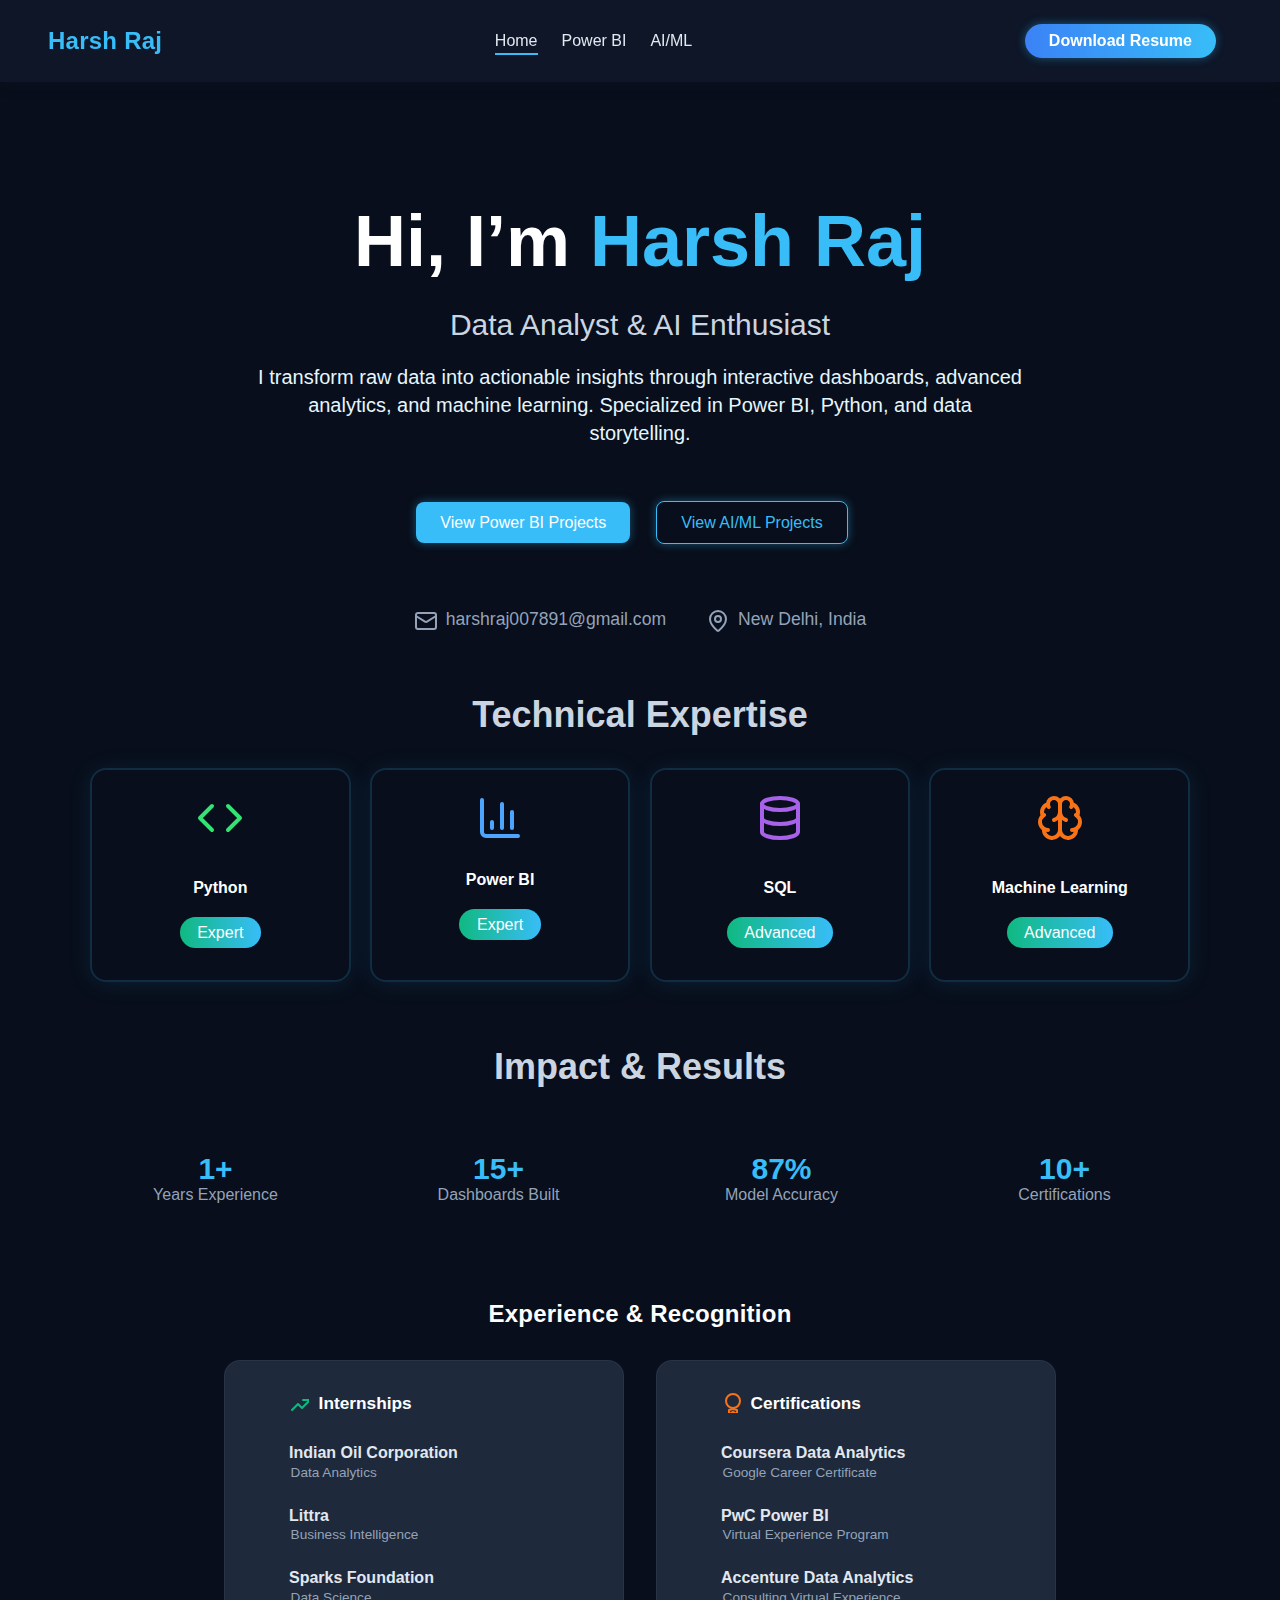
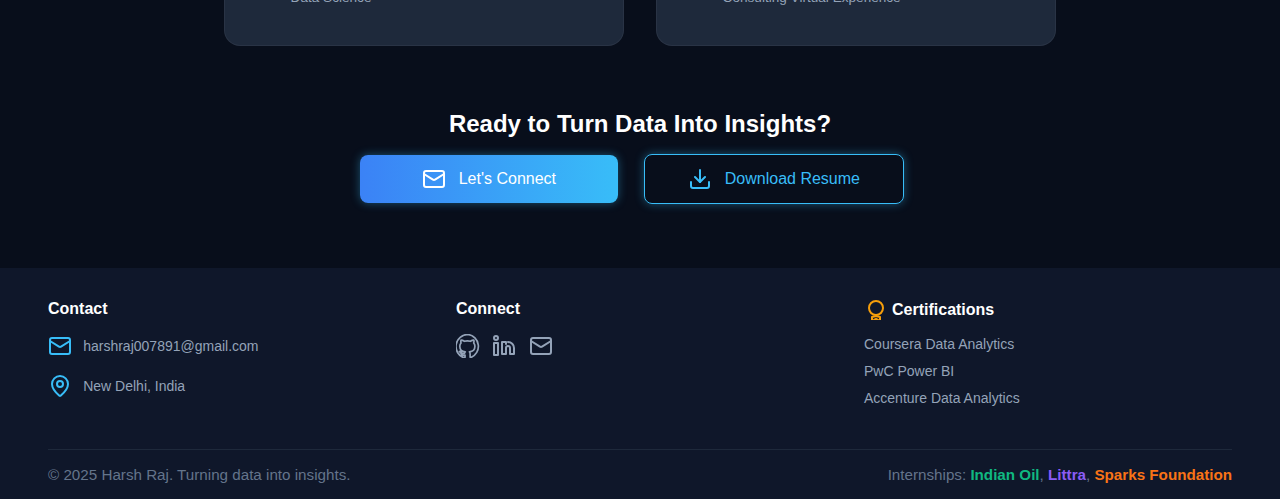
<file: index.html>
<!DOCTYPE html>
<html lang="en">
<head>
  <meta charset="UTF-8">
  <title>Harsh Raj | Data & AI Portfolio</title>
  <link rel="stylesheet" href="assets/style.css">
  <script defer src="assets/main.js"></script>
</head>
<body>
  <main>
    <section id="hero" class="centered" style="margin-top: 12.5rem;">
      <h1>Hi, I’m <span style="color:#38bdf8;">Harsh Raj</span></h1>
      <h2>Data Analyst & AI Enthusiast</h2>
      <p>I transform raw data into actionable insights through interactive dashboards, advanced analytics, and machine learning. Specialized in Power BI, Python, and data storytelling.</p>
      <div style="margin:2rem 0;">
        <a href="powerbi.html" class="btn">View Power BI Projects</a>
        <a href="ml.html" class="btn">View AI/ML Projects</a>
      </div>
      <div class="small contact-info">
        <svg xmlns="http://www.w3.org/2000/svg" width="24" height="24" viewBox="0 0 24 24" fill="none" stroke="currentColor" stroke-width="2" stroke-linecap="round" stroke-linejoin="round" class="lucide lucide-mail w-4 h-4" data-lov-id="src/pages/Index.tsx:86:16" data-lov-name="Mail" data-component-path="src/pages/Index.tsx" data-component-line="86" data-component-file="Index.tsx" data-component-name="Mail" data-component-content="%7B%22className%22%3A%22w-4%20h-4%22%7D">
          <rect width="20" height="16" x="2" y="4" rx="2"></rect>
          <path d="m22 7-8.97 5.7a1.94 1.94 0 0 1-2.06 0L2 7"></path></svg>
        harshraj007891@gmail.com
        <span style="display:inline-block; width:1.5rem;"></span>
        <svg xmlns="http://www.w3.org/2000/svg" width="24" height="24" viewBox="0 0 24 24" fill="none" stroke="currentColor" stroke-width="2" stroke-linecap="round" stroke-linejoin="round" class="lucide lucide-map-pin w-4 h-4" data-lov-id="src/pages/Index.tsx:92:16" data-lov-name="MapPin" data-component-path="src/pages/Index.tsx" data-component-line="92" data-component-file="Index.tsx" data-component-name="MapPin" data-component-content="%7B%22className%22%3A%22w-4%20h-4%22%7D">
          <path d="M20 10c0 4.993-5.539 10.193-7.399 11.799a1 1 0 0 1-1.202 0C9.539 20.193 4 14.993 4 10a8 8 0 0 1 16 0"></path>
          <circle cx="12" cy="10" r="3"></circle></svg>
        New Delhi, India
      </div>
    </section>
    <section id="skills">
      <!-- Skills grid injected here -->
      <h2 class="centered">Technical Expertise</h2>
      <div id="skills-section"></div>
    </section>
    <section id="stats">
      <!-- Stats injected here -->
      <h2 class="centered">Impact & Results</h2>
      <div id="stats-section"></div>
    </section>
    <section class="exp-recognition-section">
      <h2 class="exp-recognition-heading">Experience & Recognition</h2>
      <div class="exp-recognition-cards">
        <!-- Internships Card -->
        <div class="exp-card">
          <div class="exp-card-title">
            <svg width="20" height="20" fill="none" stroke="#10b981" stroke-width="2" stroke-linecap="round" stroke-linejoin="round" style="margin-right:0.6rem;">
              <polyline points="3 17 9 11 13 15 21 7" />
              <polyline points="14 7 21 7 21 14" />
            </svg>
            Internships
          </div>
          <div class="exp-card-list vertical-list">
            <div class="exp-intern-block">
              <span class="exp-org">Indian Oil Corporation</span>
              <span class="exp-role">Data Analytics</span>
            </div>
            <div class="exp-intern-block">
              <span class="exp-org">Littra</span>
              <span class="exp-role">Business Intelligence</span>
            </div>
            <div class="exp-intern-block">
              <span class="exp-org">Sparks Foundation</span>
              <span class="exp-role">Data Science</span>
            </div>
          </div>
        </div>
        <!-- Certifications Card -->
        <div class="exp-card">
          <div class="exp-card-title">
            <svg width="20" height="20" fill="none" stroke="#f97316" stroke-width="2" stroke-linecap="round" stroke-linejoin="round" style="margin-right:0.6rem;">
              <circle cx="12" cy="8" r="7"/>
              <path d="M8 21v-4l4-1 4 1v4l-4-2z"/>
            </svg>
            Certifications
          </div>
          <div class="exp-card-list vertical-list">
            <div class="exp-cert-block">
              <span class="exp-cert-title">Coursera Data Analytics</span>
              <span class="exp-cert-sub">Google Career Certificate</span>
            </div>
            <div class="exp-cert-block">
              <span class="exp-cert-title">PwC Power BI</span>
              <span class="exp-cert-sub">Virtual Experience Program</span>
            </div>
            <div class="exp-cert-block">
              <span class="exp-cert-title">Accenture Data Analytics</span>
              <span class="exp-cert-sub">Consulting Virtual Experience</span>
            </div>
          </div>
        </div>
      </div>
    </section>
    <section id="cta" class="centered">
      <h2>Ready to Turn Data Into Insights?</h2>
      <a href="mailto:harsh@example.com" class="btn btn-cta" style="display:inline-flex;align-items:center;gap:0.6rem;min-width:210px;justify-content:center;">
        <svg xmlns="http://www.w3.org/2000/svg" width="24" height="24" viewBox="0 0 24 24" fill="none" stroke="currentColor" stroke-width="2" stroke-linecap="round" stroke-linejoin="round" style="margin-right:0.2rem;">
          <rect width="20" height="16" x="2" y="4" rx="2"></rect>
          <path d="m22 7-8.97 5.7a1.94 1.94 0 0 1-2.06 0L2 7"></path>
        </svg>
        Let's Connect
      </a>
      <a href="resume.pdf" class="btn btn-resume btn-cta" style="display:inline-flex;align-items:center;gap:0.6rem;min-width:210px;justify-content:center;">
        <svg xmlns="http://www.w3.org/2000/svg" width="24" height="24" viewBox="0 0 24 24" fill="none" stroke="currentColor" stroke-width="2" stroke-linecap="round" stroke-linejoin="round" style="margin-right:0.2rem;">
          <path d="M21 15v4a2 2 0 0 1-2 2H5a2 2 0 0 1-2-2v-4"></path>
          <polyline points="7 10 12 15 17 10"></polyline>
          <line x1="12" x2="12" y1="15" y2="3"></line>
        </svg>
        Download Resume
      </a>
    </section>
  </main>
  <script>
    // Inject skills and stats sections
    fetch('/components/skills-section.html').then(r=>r.text()).then(h=>document.getElementById('skills-section').innerHTML=h);
    fetch('/components/stats.html').then(r=>r.text()).then(h=>document.getElementById('stats-section').innerHTML=h);
  </script>
</body>
</html>
</file>
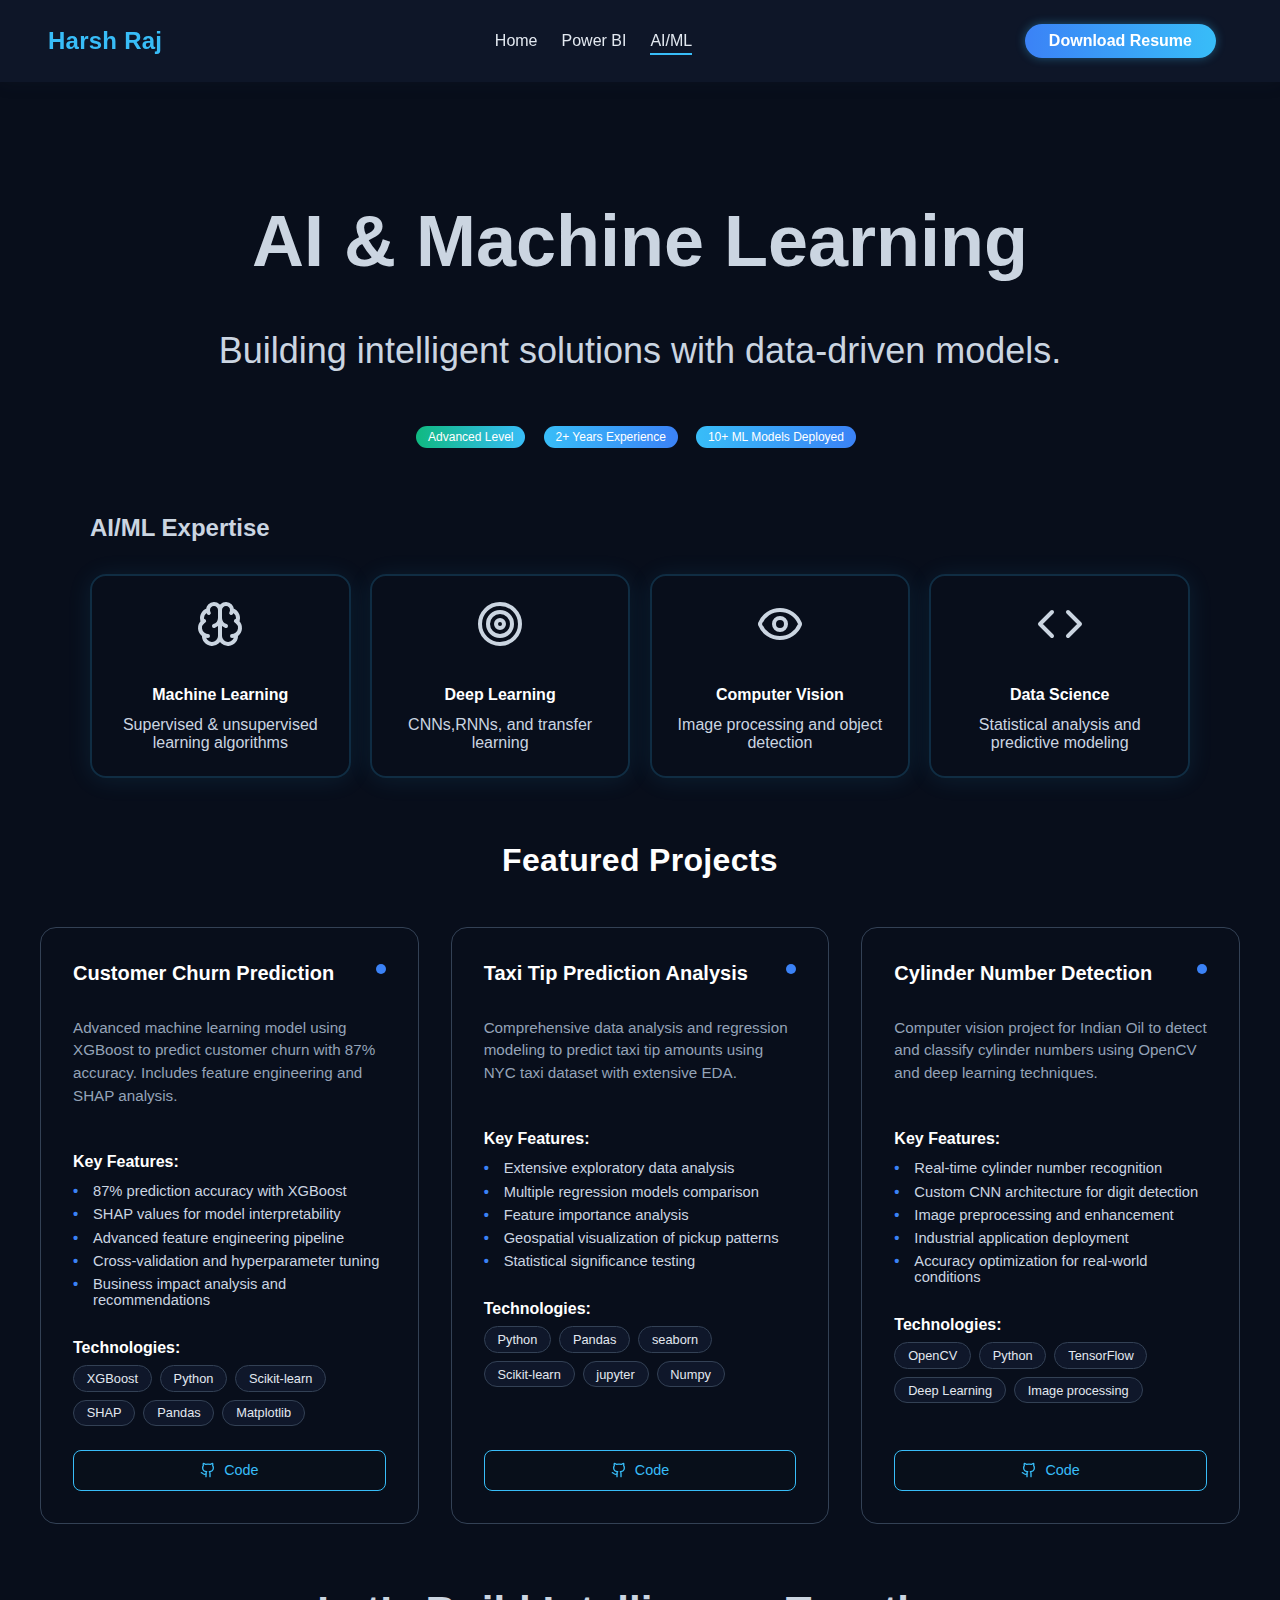
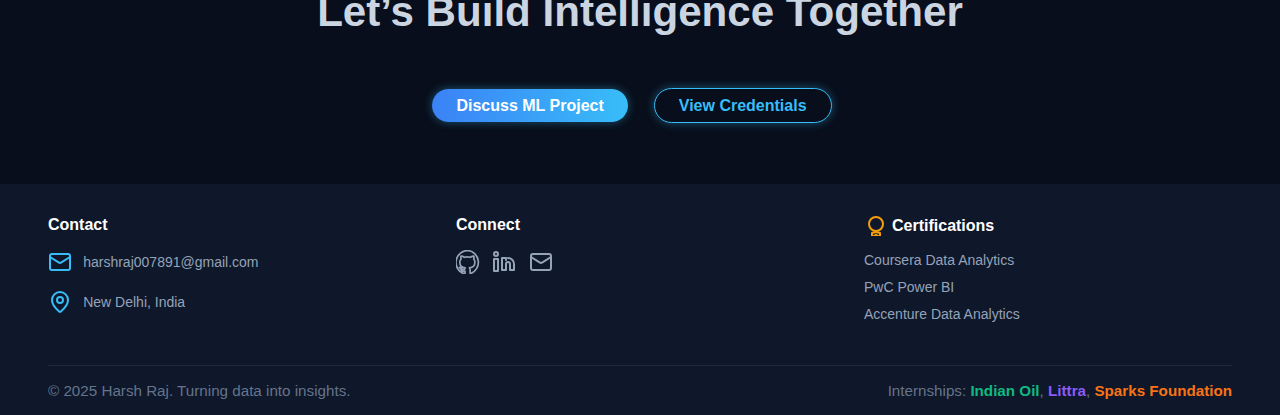
<file: ml.html>
<!DOCTYPE html>
<html lang="en">
<head>
  <meta charset="UTF-8">
  <title>AI & ML Projects | Harsh Raj</title>
  <link rel="stylesheet" href="/assets/style.css">
  <script defer src="/assets/main.js"></script>
</head>
<body>
  <main>
    <section id="ml-hero" class="centered" style="margin-top: 12.5rem;">
      <h1>AI & Machine Learning</h1>
      <p>Building intelligent solutions with data-driven models.</p>
      <div style="margin:2rem 0;">
        <span class="badge advanced">Advanced Level</span>
        <span class="badge">2+ Years Experience</span>
        <span class="badge">10+ ML Models Deployed</span>
      </div>
    </section>
    <section id="powerbi-expertise">
      <h2>AI/ML Expertise</h2>
      <div class="expertise-grid">
        <div class="project-card">
           <svg xmlns="http://www.w3.org/2000/svg" width="24" height="24" viewBox="0 0 24 24" fill="none" stroke="currentColor" stroke-width="2" stroke-linecap="round" stroke-linejoin="round" class="lucide lucide-brain w-12 h-12 mx-auto mb-4 text-tech-green" data-lov-id="src/pages/ML.tsx:123:16" data-lov-name="skill.icon" data-component-path="src/pages/ML.tsx" data-component-line="123" data-component-file="ML.tsx" data-component-name="skill.icon" data-component-content="%7B%22className%22%3A%22w-12%20h-12%20mx-auto%20mb-4%20text-tech-green%22%7D"><path d="M12 5a3 3 0 1 0-5.997.125 4 4 0 0 0-2.526 5.77 4 4 0 0 0 .556 6.588A4 4 0 1 0 12 18Z"></path><path d="M12 5a3 3 0 1 1 5.997.125 4 4 0 0 1 2.526 5.77 4 4 0 0 1-.556 6.588A4 4 0 1 1 12 18Z"></path><path d="M15 13a4.5 4.5 0 0 1-3-4 4.5 4.5 0 0 1-3 4"></path><path d="M17.599 6.5a3 3 0 0 0 .399-1.375"></path><path d="M6.003 5.125A3 3 0 0 0 6.401 6.5"></path><path d="M3.477 10.896a4 4 0 0 1 .585-.396"></path><path d="M19.938 10.5a4 4 0 0 1 .585.396"></path>
            <path d="M6 18a4 4 0 0 1-1.967-.516"></path>
            <path d="M19.967 17.484A4 4 0 0 1 18 18"></path>
          </svg>
          <h4>Machine Learning</h4>
          <div>Supervised & unsupervised learning algorithms</div>
        </div>
        <div class="project-card">
          <svg xmlns="http://www.w3.org/2000/svg" width="24" height="24" viewBox="0 0 24 24" fill="none" stroke="currentColor" stroke-width="2" stroke-linecap="round" stroke-linejoin="round" class="lucide lucide-target w-12 h-12 mx-auto mb-4 text-tech-green" data-lov-id="src/pages/ML.tsx:123:16" data-lov-name="skill.icon" data-component-path="src/pages/ML.tsx" data-component-line="123" data-component-file="ML.tsx" data-component-name="skill.icon" data-component-content="%7B%22className%22%3A%22w-12%20h-12%20mx-auto%20mb-4%20text-tech-green%22%7D">
            <circle cx="12" cy="12" r="10"></circle>
            <circle cx="12" cy="12" r="6"></circle>
            <circle cx="12" cy="12" r="2"></circle>
          </svg>
          <h4>Deep Learning</h4>
          <div>CNNs,RNNs, and transfer learning</div>
        </div>
        <div class="project-card">
          <svg xmlns="http://www.w3.org/2000/svg" width="24" height="24" viewBox="0 0 24 24" fill="none" stroke="currentColor" stroke-width="2" stroke-linecap="round" stroke-linejoin="round" class="lucide lucide-eye w-12 h-12 mx-auto mb-4 text-tech-green" data-lov-id="src/pages/ML.tsx:123:16" data-lov-name="skill.icon" data-component-path="src/pages/ML.tsx" data-component-line="123" data-component-file="ML.tsx" data-component-name="skill.icon" data-component-content="%7B%22className%22%3A%22w-12%20h-12%20mx-auto%20mb-4%20text-tech-green%22%7D">
            <path d="M2.062 12.348a1 1 0 0 1 0-.696 10.75 10.75 0 0 1 19.876 0 1 1 0 0 1 0 .696 10.75 10.75 0 0 1-19.876 0"></path>
            <circle cx="12" cy="12" r="3"></circle>
          </svg>
          <h4>Computer Vision</h4>
          <div>Image processing and object detection</div>
        </div>
        <div class="project-card">
          <svg xmlns="http://www.w3.org/2000/svg" width="24" height="24" viewBox="0 0 24 24" fill="none" stroke="currentColor" stroke-width="2" stroke-linecap="round" stroke-linejoin="round" class="lucide lucide-code w-12 h-12 mx-auto mb-4 text-tech-green" data-lov-id="src/pages/ML.tsx:123:16" data-lov-name="skill.icon" data-component-path="src/pages/ML.tsx" data-component-line="123" data-component-file="ML.tsx" data-component-name="skill.icon" data-component-content="%7B%22className%22%3A%22w-12%20h-12%20mx-auto%20mb-4%20text-tech-green%22%7D"><polyline points="16 18 22 12 16 6"></polyline>
            <polyline points="8 6 2 12 8 18"></polyline>
          </svg>
          <h4>Data Science</h4>
          <div>Statistical analysis and predictive modeling</div>
        </div>
      </div>
    </section>
   <section id="featured-projects-section">
      <h2 class="featured-section-heading">Featured Projects</h2>
      <div class="featured-grid">
        <!-- Project 1 -->
        <div class="featured-card">
          <div class="featured-card-header">
            <h3 class="featured-card-title">Customer Churn Prediction</h3>
            <div class="featured-status-indicator"></div>
          </div>
          <p class="featured-card-description">
            Advanced machine learning model using XGBoost to predict customer churn with 87% accuracy. Includes feature engineering and SHAP analysis.
          </p>
          <div class="featured-card-features">
            <h4 class="featured-features-title">Key Features:</h4>
            <ul class="featured-features-list">
              <li>87% prediction accuracy with XGBoost</li>
              <li>SHAP values for model interpretability</li>
              <li>Advanced feature engineering pipeline</li>
              <li>Cross-validation and hyperparameter tuning</li>
              <li>Business impact analysis and recommendations</li>
            </ul>
          </div>
          <div class="featured-card-tech">
            <span class="featured-tech-label">Technologies:</span>
            <div class="featured-tech-tags">
              <span class="featured-tech-tag">XGBoost</span>
              <span class="featured-tech-tag">Python</span>
              <span class="featured-tech-tag">Scikit-learn</span>
              <span class="featured-tech-tag">SHAP</span>
              <span class="featured-tech-tag">Pandas</span>
              <span class="featured-tech-tag">Matplotlib</span>
            </div>
          </div>
          <div class="featured-card-actions">
            <a href="#" class="featured-btn featured-btn-code">
              <svg xmlns="http://www.w3.org/2000/svg" width="24" height="24" viewBox="0 0 24 24" fill="none" stroke="currentColor" stroke-width="2" stroke-linecap="round" stroke-linejoin="round" class="lucide lucide-github w-4 h-4" data-lov-id="src/components/ProjectCard.tsx:89:14" data-lov-name="Github" data-component-path="src/components/ProjectCard.tsx" data-component-line="89" data-component-file="ProjectCard.tsx" data-component-name="Github" data-component-content="%7B%22className%22%3A%22w-4%20h-4%22%7D"><path d="M15 22v-4a4.8 4.8 0 0 0-1-3.5c3 0 6-2 6-5.5.08-1.25-.27-2.48-1-3.5.28-1.15.28-2.35 0-3.5 0 0-1 0-3 1.5-2.64-.5-5.36-.5-8 0C6 2 5 2 5 2c-.3 1.15-.3 2.35 0 3.5A5.403 5.403 0 0 0 4 9c0 3.5 3 5.5 6 5.5-.39.49-.68 1.05-.85 1.65-.17.6-.22 1.23-.15 1.85v4"></path>
                <path d="M9 18c-4.51 2-5-2-7-2"></path></svg>
              Code
            </a>
          </div>
        </div>

        <!-- Project 2 -->
        <div class="featured-card">
          <div class="featured-card-header">
            <h3 class="featured-card-title">Taxi Tip Prediction Analysis</h3>
            <div class="featured-status-indicator"></div>
          </div>
          <p class="featured-card-description">
            Comprehensive data analysis and regression modeling to predict taxi tip amounts using NYC taxi dataset with extensive EDA.
          <div class="featured-card-features">
            <h4 class="featured-features-title">Key Features:</h4>
            <ul class="featured-features-list">
              <li>Extensive exploratory data analysis</li>
              <li>Multiple regression models comparison</li>
              <li>Feature importance analysis</li>
              <li>Geospatial visualization of pickup patterns</li>
              <li>Statistical significance testing</li>
            </ul>
          </div>
          <div class="featured-card-tech">
            <span class="featured-tech-label">Technologies:</span>
            <div class="featured-tech-tags">
              <span class="featured-tech-tag">Python</span>
              <span class="featured-tech-tag">Pandas</span>
              <span class="featured-tech-tag">seaborn</span>
              <span class="featured-tech-tag">Scikit-learn</span>
              <span class="featured-tech-tag">jupyter</span>
              <span class="featured-tech-tag">Numpy</span>
            </div>
          </div>
          <div class="featured-card-actions">
            <a href="#" class="featured-btn featured-btn-code">
              <svg xmlns="http://www.w3.org/2000/svg" width="24" height="24" viewBox="0 0 24 24" fill="none" stroke="currentColor" stroke-width="2" stroke-linecap="round" stroke-linejoin="round" class="lucide lucide-github w-4 h-4" data-lov-id="src/components/ProjectCard.tsx:89:14" data-lov-name="Github" data-component-path="src/components/ProjectCard.tsx" data-component-line="89" data-component-file="ProjectCard.tsx" data-component-name="Github" data-component-content="%7B%22className%22%3A%22w-4%20h-4%22%7D"><path d="M15 22v-4a4.8 4.8 0 0 0-1-3.5c3 0 6-2 6-5.5.08-1.25-.27-2.48-1-3.5.28-1.15.28-2.35 0-3.5 0 0-1 0-3 1.5-2.64-.5-5.36-.5-8 0C6 2 5 2 5 2c-.3 1.15-.3 2.35 0 3.5A5.403 5.403 0 0 0 4 9c0 3.5 3 5.5 6 5.5-.39.49-.68 1.05-.85 1.65-.17.6-.22 1.23-.15 1.85v4"></path>
                <path d="M9 18c-4.51 2-5-2-7-2"></path>
              </svg>
              Code
            </a>
          </div>
        </div>

        <!-- Project 3 -->
        <div class="featured-card">
          <div class="featured-card-header">
            <h3 class="featured-card-title">Cylinder Number Detection</h3>
            <div class="featured-status-indicator"></div>
          </div>
          <p class="featured-card-description">
            Computer vision project for Indian Oil to detect and classify cylinder numbers using OpenCV and deep learning techniques.
          </p>
          <div class="featured-card-features">
            <h4 class="featured-features-title">Key Features:</h4>
            <ul class="featured-features-list">
              <li>Real-time cylinder number recognition</li>
              <li>Custom CNN architecture for digit detection</li>
              <li>Image preprocessing and enhancement</li>
              <li>Industrial application deployment</li>
              <li>Accuracy optimization for real-world conditions</li>
            </ul>
          </div>
          <div class="featured-card-tech">
            <span class="featured-tech-label">Technologies:</span>
            <div class="featured-tech-tags">
              <span class="featured-tech-tag">OpenCV</span>
              <span class="featured-tech-tag">Python</span>
              <span class="featured-tech-tag">TensorFlow</span>
              <span class="featured-tech-tag">Deep Learning</span>
              <span class="featured-tech-tag">Image processing</span>
            </div>
          </div>
          <div class="featured-card-actions">
            <a href="#" class="featured-btn featured-btn-code">
              <svg xmlns="http://www.w3.org/2000/svg" width="24" height="24" viewBox="0 0 24 24" fill="none" stroke="currentColor" stroke-width="2" stroke-linecap="round" stroke-linejoin="round" class="lucide lucide-github w-4 h-4" data-lov-id="src/components/ProjectCard.tsx:89:14" data-lov-name="Github" data-component-path="src/components/ProjectCard.tsx" data-component-line="89" data-component-file="ProjectCard.tsx" data-component-name="Github" data-component-content="%7B%22className%22%3A%22w-4%20h-4%22%7D"><path d="M15 22v-4a4.8 4.8 0 0 0-1-3.5c3 0 6-2 6-5.5.08-1.25-.27-2.48-1-3.5.28-1.15.28-2.35 0-3.5 0 0-1 0-3 1.5-2.64-.5-5.36-.5-8 0C6 2 5 2 5 2c-.3 1.15-.3 2.35 0 3.5A5.403 5.403 0 0 0 4 9c0 3.5 3 5.5 6 5.5-.39.49-.68 1.05-.85 1.65-.17.6-.22 1.23-.15 1.85v4"></path>
                <path d="M9 18c-4.51 2-5-2-7-2"></path></svg>
              Code
            </a>
          </div>
        </div>
      </div>
    </section>
    <section id="ml-cta" class="centered">
      <h3>Let’s Build Intelligence Together</h3>
      <a href="mailto:harsh@example.com" class="btn">Discuss ML Project</a>
      <a href="#" class="btn">View Credentials</a>
    </section>
  </main>
</body>
</html>
</file>
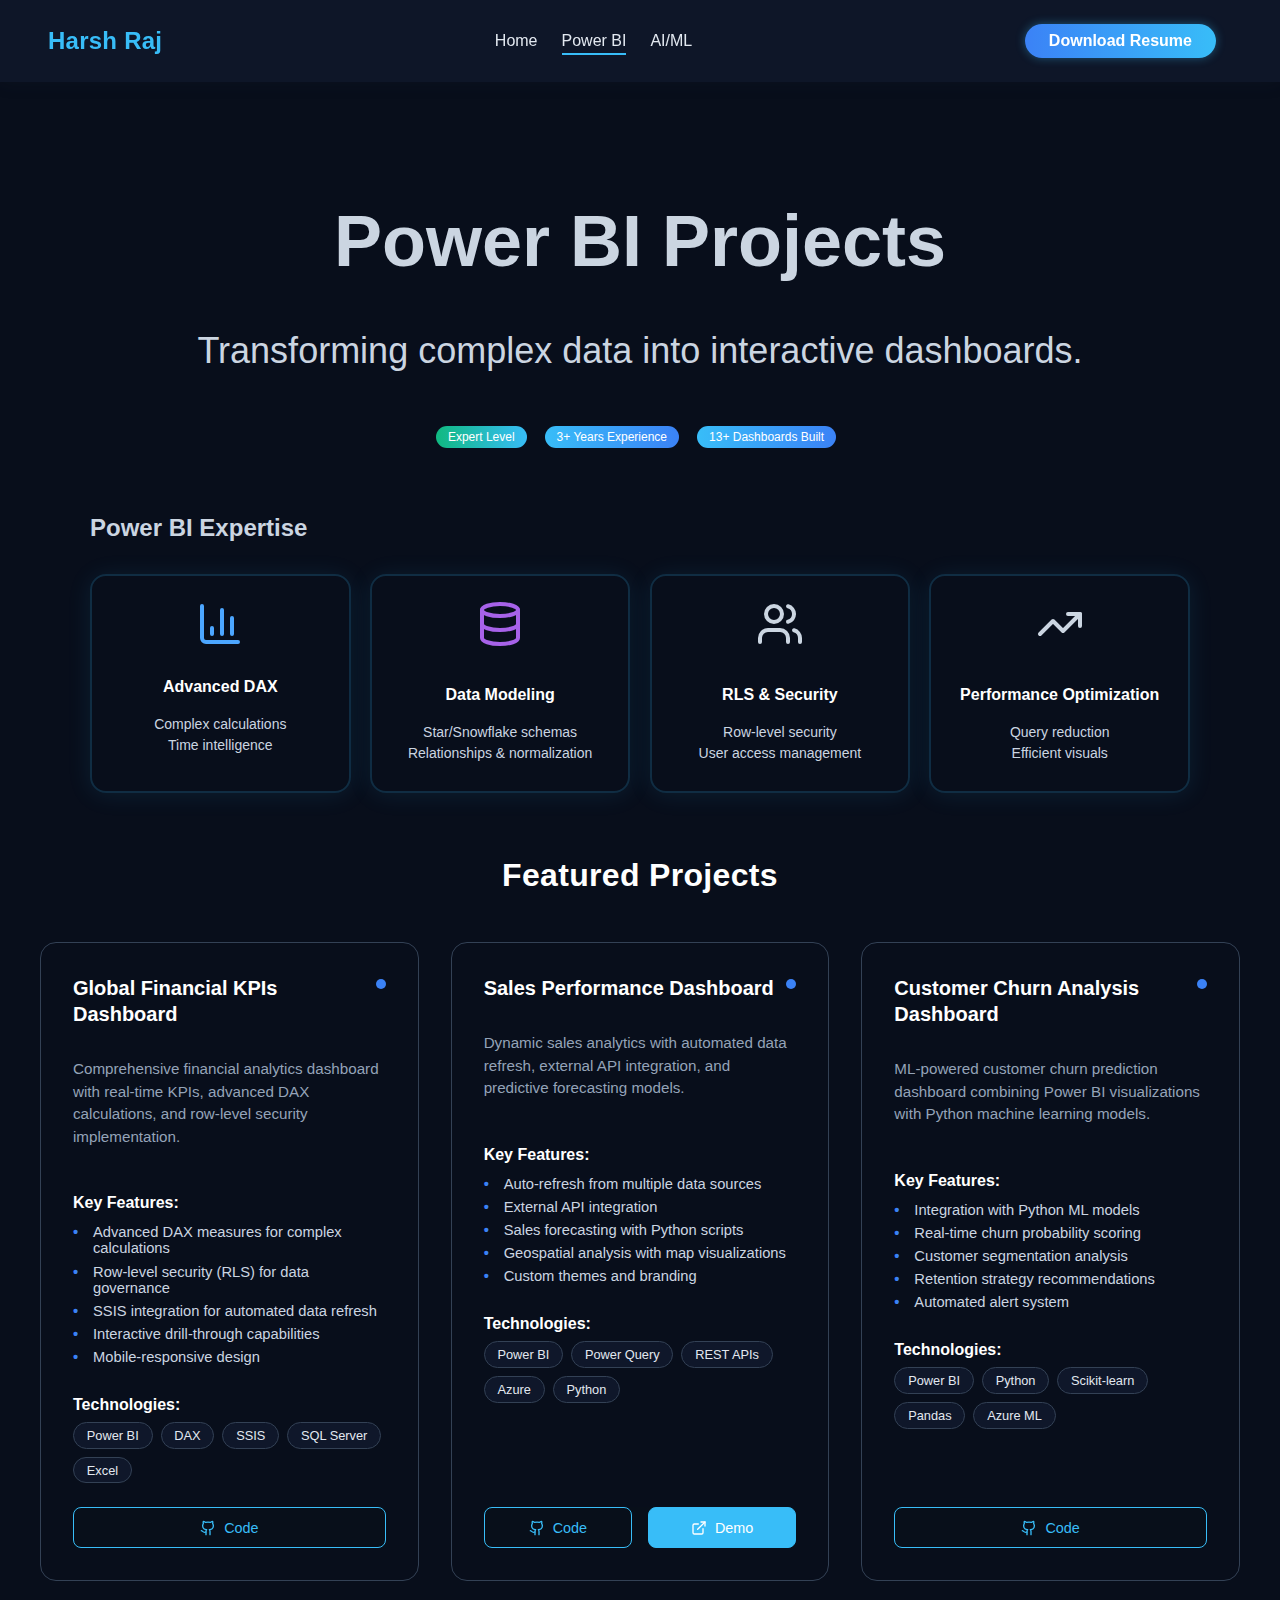
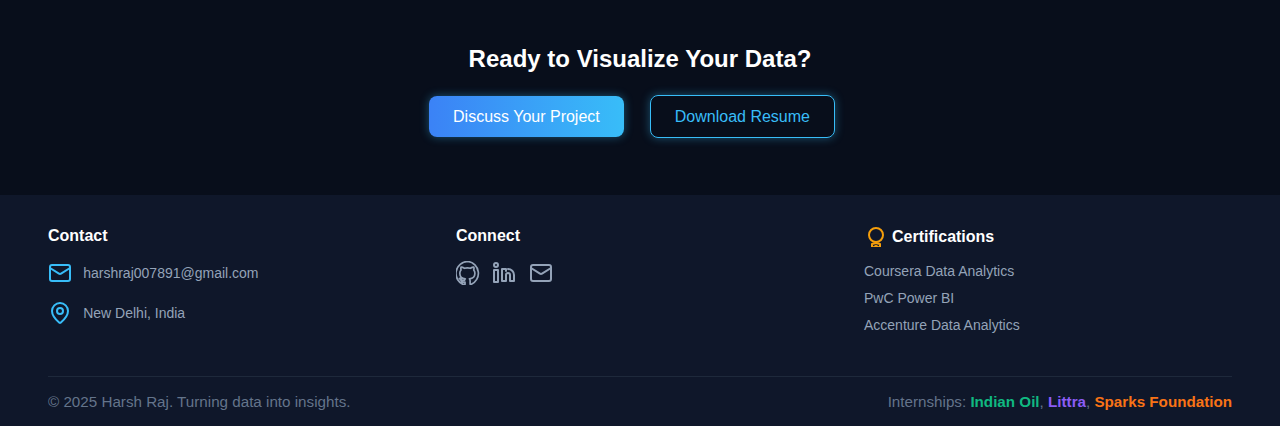
<file: powerbi.html>
<!DOCTYPE html>
<html lang="en">
<head>
  <meta charset="UTF-8">
  <title>Power BI Projects | Harsh Raj</title>
  <link rel="stylesheet" href="assets/style.css">
  <script defer src="assets/main.js"></script>
</head>
<body>
  <main>
    <section id="powerbi-hero" class="centered" style="margin-top: 12.5rem;">
      <h1>Power BI Projects</h1>
      <p>Transforming complex data into interactive dashboards.</p>
      <div style="margin:2rem 0;">
        <span class="badge advanced">Expert Level</span>
        <span class="badge">3+ Years Experience</span>
        <span class="badge">13+ Dashboards Built</span>
      </div>
    </section>
    
    <section id="powerbi-expertise">
      <h2>Power BI Expertise</h2>
      <div class="expertise-grid">
        <div class="project-card">
           <svg class="svg_icon_power" xmlns="http://www.w3.org/2000/svg" width="32" height="32" viewBox="0 0 24 24" fill="none" stroke="#38bdf8" stroke-width="2" stroke-linecap="round" stroke-linejoin="round" class="lucide lucide-chart-column w-12 h-12 mx-auto mb-4 text-data-blue" style="display:block;margin:0 auto 0.5rem;">
            <path d="M3 3v16a2 2 0 0 0 2 2h16"></path>
            <path d="M18 17V9"></path>
            <path d="M13 17V5"></path>
            <path d="M8 17v-3"></path>
          </svg>
          <h4>Advanced DAX</h4>
          <ul>
            <li>Complex calculations</li>
            <li>Time intelligence</li>
          </ul>
        </div>
        <div class="project-card">
          <svg class="svg_icon_sql" xmlns="http://www.w3.org/2000/svg" width="24" height="24" viewBox="0 0 24 24" fill="none" stroke="currentColor" stroke-width="2" stroke-linecap="round" stroke-linejoin="round" class="lucide lucide-database w-12 h-12 mx-auto mb-4 text-skill-purple">
            <ellipse cx="12" cy="5" rx="9" ry="3"></ellipse>
            <path d="M3 5V19A9 3 0 0 0 21 19V5"></path>
            <path d="M3 12A9 3 0 0 0 21 12"></path>
          </svg>
          <h4>Data Modeling</h4>
          <ul>
            <li>Star/Snowflake schemas</li>
            <li>Relationships & normalization</li>
          </ul>
        </div>
        <div class="project-card">
          <svg xmlns="http://www.w3.org/2000/svg" width="24" height="24" viewBox="0 0 24 24" fill="none" stroke="currentColor" stroke-width="2" stroke-linecap="round" stroke-linejoin="round" class="lucide lucide-users w-12 h-12 mx-auto mb-4 text-data-blue">
            <path d="M16 21v-2a4 4 0 0 0-4-4H6a4 4 0 0 0-4 4v2"></path>
            <circle cx="9" cy="7" r="4"></circle>
            <path d="M22 21v-2a4 4 0 0 0-3-3.87"></path>
            <path d="M16 3.13a4 4 0 0 1 0 7.75"></path>
          </svg>
          <h4>RLS & Security</h4>
          <ul>
            <li>Row-level security</li>
            <li>User access management</li>
          </ul>
        </div>
        <div class="project-card">
          <svg xmlns="http://www.w3.org/2000/svg" width="24" height="24" viewBox="0 0 24 24" fill="none" stroke="currentColor" stroke-width="2" stroke-linecap="round" stroke-linejoin="round" class="lucide lucide-trending-up w-12 h-12 mx-auto mb-4 text-data-blue">
            <polyline points="22 7 13.5 15.5 8.5 10.5 2 17"></polyline>
            <polyline points="16 7 22 7 22 13"></polyline>
          </svg>
          <h4>Performance Optimization</h4>
          <ul>
            <li>Query reduction</li>
            <li>Efficient visuals</li>
          </ul>
        </div>
      </div>
    </section>

    <section id="featured-projects-section">
      <h2 class="featured-section-heading">Featured Projects</h2>
      <div class="featured-grid">
        <!-- Project 1 -->
        <div class="featured-card">
          <div class="featured-card-header">
            <h3 class="featured-card-title">Global Financial KPIs Dashboard</h3>
            <div class="featured-status-indicator"></div>
          </div>
          <p class="featured-card-description">
            Comprehensive financial analytics dashboard with real-time KPIs, advanced DAX calculations, and row-level security implementation.
          </p>
          <div class="featured-card-features">
            <h4 class="featured-features-title">Key Features:</h4>
            <ul class="featured-features-list">
              <li>Advanced DAX measures for complex calculations</li>
              <li>Row-level security (RLS) for data governance</li>
              <li>SSIS integration for automated data refresh</li>
              <li>Interactive drill-through capabilities</li>
              <li>Mobile-responsive design</li>
            </ul>
          </div>
          <div class="featured-card-tech">
            <span class="featured-tech-label">Technologies:</span>
            <div class="featured-tech-tags">
              <span class="featured-tech-tag">Power BI</span>
              <span class="featured-tech-tag">DAX</span>
              <span class="featured-tech-tag">SSIS</span>
              <span class="featured-tech-tag">SQL Server</span>
              <span class="featured-tech-tag">Excel</span>
            </div>
          </div>
          <div class="featured-card-actions">
            <a href="#" class="featured-btn featured-btn-code">
              <svg xmlns="http://www.w3.org/2000/svg" width="24" height="24" viewBox="0 0 24 24" fill="none" stroke="currentColor" stroke-width="2" stroke-linecap="round" stroke-linejoin="round" class="lucide lucide-github w-4 h-4" data-lov-id="src/components/ProjectCard.tsx:89:14" data-lov-name="Github" data-component-path="src/components/ProjectCard.tsx" data-component-line="89" data-component-file="ProjectCard.tsx" data-component-name="Github" data-component-content="%7B%22className%22%3A%22w-4%20h-4%22%7D"><path d="M15 22v-4a4.8 4.8 0 0 0-1-3.5c3 0 6-2 6-5.5.08-1.25-.27-2.48-1-3.5.28-1.15.28-2.35 0-3.5 0 0-1 0-3 1.5-2.64-.5-5.36-.5-8 0C6 2 5 2 5 2c-.3 1.15-.3 2.35 0 3.5A5.403 5.403 0 0 0 4 9c0 3.5 3 5.5 6 5.5-.39.49-.68 1.05-.85 1.65-.17.6-.22 1.23-.15 1.85v4"></path>
                <path d="M9 18c-4.51 2-5-2-7-2"></path></svg>
              Code
            </a>
          </div>
        </div>

        <!-- Project 2 -->
        <div class="featured-card">
          <div class="featured-card-header">
            <h3 class="featured-card-title">Sales Performance Dashboard</h3>
            <div class="featured-status-indicator"></div>
          </div>
          <p class="featured-card-description">
            Dynamic sales analytics with automated data refresh, external API integration, and predictive forecasting models.
          </p>
          <div class="featured-card-features">
            <h4 class="featured-features-title">Key Features:</h4>
            <ul class="featured-features-list">
              <li>Auto-refresh from multiple data sources</li>
              <li>External API integration</li>
              <li>Sales forecasting with Python scripts</li>
              <li>Geospatial analysis with map visualizations</li>
              <li>Custom themes and branding</li>
            </ul>
          </div>
          <div class="featured-card-tech">
            <span class="featured-tech-label">Technologies:</span>
            <div class="featured-tech-tags">
              <span class="featured-tech-tag">Power BI</span>
              <span class="featured-tech-tag">Power Query</span>
              <span class="featured-tech-tag">REST APIs</span>
              <span class="featured-tech-tag">Azure</span>
              <span class="featured-tech-tag">Python</span>
            </div>
          </div>
          <div class="featured-card-actions">
            <a href="#" class="featured-btn featured-btn-code">
              <svg xmlns="http://www.w3.org/2000/svg" width="24" height="24" viewBox="0 0 24 24" fill="none" stroke="currentColor" stroke-width="2" stroke-linecap="round" stroke-linejoin="round" class="lucide lucide-github w-4 h-4" data-lov-id="src/components/ProjectCard.tsx:89:14" data-lov-name="Github" data-component-path="src/components/ProjectCard.tsx" data-component-line="89" data-component-file="ProjectCard.tsx" data-component-name="Github" data-component-content="%7B%22className%22%3A%22w-4%20h-4%22%7D"><path d="M15 22v-4a4.8 4.8 0 0 0-1-3.5c3 0 6-2 6-5.5.08-1.25-.27-2.48-1-3.5.28-1.15.28-2.35 0-3.5 0 0-1 0-3 1.5-2.64-.5-5.36-.5-8 0C6 2 5 2 5 2c-.3 1.15-.3 2.35 0 3.5A5.403 5.403 0 0 0 4 9c0 3.5 3 5.5 6 5.5-.39.49-.68 1.05-.85 1.65-.17.6-.22 1.23-.15 1.85v4"></path>
                <path d="M9 18c-4.51 2-5-2-7-2"></path>
              </svg>
              Code
            </a>
            <a href="#" class="featured-btn featured-btn-demo">
              <svg xmlns="http://www.w3.org/2000/svg" width="24" height="24" viewBox="0 0 24 24" fill="none" stroke="currentColor" stroke-width="2" stroke-linecap="round" stroke-linejoin="round" class="lucide lucide-external-link w-4 h-4" data-lov-id="src/components/ProjectCard.tsx:98:14" data-lov-name="ExternalLink" data-component-path="src/components/ProjectCard.tsx" data-component-line="98" data-component-file="ProjectCard.tsx" data-component-name="ExternalLink" data-component-content="%7B%22className%22%3A%22w-4%20h-4%22%7D"><path d="M15 3h6v6"></path><path d="M10 14 21 3"></path>
                <path d="M18 13v6a2 2 0 0 1-2 2H5a2 2 0 0 1-2-2V8a2 2 0 0 1 2-2h6"></path>
              </svg>
              Demo
            </a>
          </div>
        </div>

        <!-- Project 3 -->
        <div class="featured-card">
          <div class="featured-card-header">
            <h3 class="featured-card-title">Customer Churn Analysis Dashboard</h3>
            <div class="featured-status-indicator"></div>
          </div>
          <p class="featured-card-description">
            ML-powered customer churn prediction dashboard combining Power BI visualizations with Python machine learning models.
          </p>
          <div class="featured-card-features">
            <h4 class="featured-features-title">Key Features:</h4>
            <ul class="featured-features-list">
              <li>Integration with Python ML models</li>
              <li>Real-time churn probability scoring</li>
              <li>Customer segmentation analysis</li>
              <li>Retention strategy recommendations</li>
              <li>Automated alert system</li>
            </ul>
          </div>
          <div class="featured-card-tech">
            <span class="featured-tech-label">Technologies:</span>
            <div class="featured-tech-tags">
              <span class="featured-tech-tag">Power BI</span>
              <span class="featured-tech-tag">Python</span>
              <span class="featured-tech-tag">Scikit-learn</span>
              <span class="featured-tech-tag">Pandas</span>
              <span class="featured-tech-tag">Azure ML</span>
            </div>
          </div>
          <div class="featured-card-actions">
            <a href="#" class="featured-btn featured-btn-code">
              <svg xmlns="http://www.w3.org/2000/svg" width="24" height="24" viewBox="0 0 24 24" fill="none" stroke="currentColor" stroke-width="2" stroke-linecap="round" stroke-linejoin="round" class="lucide lucide-github w-4 h-4" data-lov-id="src/components/ProjectCard.tsx:89:14" data-lov-name="Github" data-component-path="src/components/ProjectCard.tsx" data-component-line="89" data-component-file="ProjectCard.tsx" data-component-name="Github" data-component-content="%7B%22className%22%3A%22w-4%20h-4%22%7D"><path d="M15 22v-4a4.8 4.8 0 0 0-1-3.5c3 0 6-2 6-5.5.08-1.25-.27-2.48-1-3.5.28-1.15.28-2.35 0-3.5 0 0-1 0-3 1.5-2.64-.5-5.36-.5-8 0C6 2 5 2 5 2c-.3 1.15-.3 2.35 0 3.5A5.403 5.403 0 0 0 4 9c0 3.5 3 5.5 6 5.5-.39.49-.68 1.05-.85 1.65-.17.6-.22 1.23-.15 1.85v4"></path>
                <path d="M9 18c-4.51 2-5-2-7-2"></path></svg>
              Code
            </a>
          </div>
        </div>
      </div>
    </section>

    <section id="cta" class="centered">
      <h2>Ready to Visualize Your Data?</h2>
      <a href="mailto:harsh@example.com" class="btn">Discuss Your Project</a>
      <a href="/resume.pdf" class="btn">Download Resume</a>
    </section>
  </main>
</body>
</html>
</file>
<file: assets/style.css>
:root {
  --bg-color: #080e1b;
  /* --card-bg: #121826; */
  --primary: #38bdf8;
  --secondary: #10b981;
  --text: #cbd5e1;
  --accent: #3b82f6;
  --heading-font: 'Inter', 'Poppins', 'Nunito', sans-serif;
}

/* ====== Base Styles ====== */
body {
  background: var(--bg-color);
  color: var(--text);
  font-family: var(--heading-font);
  margin: 0;
  padding: 0;
  min-height: 100vh;
}

a {
  color: var(--primary);
  text-decoration: none;
  transition: color 0.2s;
}
a:hover {
  color: var(--accent);
}
.centered {
  text-align: center;
  font-size: 2.25rem;
  
}

/* ====== Header Bar ====== */
.site-header {
  position: fixed;
  top: 0;
  width: 100%;
  background: rgba(15,23,42,0.85);
  backdrop-filter: blur(6px);
  z-index: 100;
  box-shadow: 0 2px 16px 0 rgba(30,41,59,0.12);
}
.site-header .logo {
  font-size: 1.25rem;
  font-weight: 600;
  color: #38bdf8;
  letter-spacing: 0.01em;
}
.site-header nav ul {
  display: flex;
  gap: 1.5rem;
  list-style: none;
  margin: 0;
  padding: 0;
}
.site-header .nav-link {
  font-size: 1rem;
  font-weight: 500;
  color: #e2e8f0;
  border-bottom: 2px solid transparent;
  padding-bottom: 0.25rem;
  transition: border-color 0.2s, color 0.2s;
}
.site-header .nav-link:hover,
.site-header .nav-link.active {
  color: #38bdf8;
  border-bottom: 2px solid #38bdf8;
}
.btn-resume {
  font-size: 0.875rem;
  padding: 0.5rem 1.25rem;
  border-radius: 9999px;
  background: transparent;
  border: 1px solid #38bdf8;
  color: #38bdf8;
  font-weight: 500;
  transition: background 0.2s, color 0.2s;
}
.btn-resume:hover {
  background: rgba(56,189,248,0.08);
  color: #38bdf8;
}

/* ====== Hero Section ====== */
#hero {
  margin-top: 12.5rem;
}
#hero h1 {
  font-size: 4.5rem;
  font-weight: 700;
  color: #fff;
  margin-bottom: 0.5rem;
  /* margin-top: 8rem; */
}
#hero h1 span {
  color: #38bdf8;
}
#hero h2 {
  font-size: 1.875rem;
  line-height: 2.25rem;
  font-weight: 500;
  color: #cbd5e1;
  margin-bottom: 1rem;
  align-items: center;
}
#hero p {
  font-size: 1.25rem;
  line-height: 1.75rem;
  font-weight: 400;
  color: #e5f6ff;
  margin-bottom: 3rem;
  margin-left: auto;
  margin-right: auto;
  max-width: 48rem;
}
#hero .btn {
  font-size: 1rem;
  font-weight: 500;
  padding: 0.75rem 1.5rem;
  border-radius: 0.5rem;
  margin-right: 1rem;
  border: none;
  background: #38bdf8;
  color: #fff;
  transition: background 0.2s, color 0.2s;
}
#hero .btn:last-child {
  background: transparent;
  color: #38bdf8;
  border: 1.5px solid #38bdf8;
}
#hero .btn:last-child:hover {
  background: #38bdf8;
  color: #fff;
}
#hero .small {
  font-size: 1.1rem;
  color: #94a3b8;
  margin-top: 4.5rem;
  display: flex;
  align-items: center;
  justify-content: center;
  gap: 0.5rem;
}
#hero .small svg {
  margin-bottom: -3px;
}

/* ====== Section Layouts ====== */
section {
  margin: 4rem auto;
  max-width: 1100px;
  padding: 0 2rem;
}
.centered {
  text-align: center;
}

/* ====== Buttons ====== */
.btn, .btn-resume {
  background: linear-gradient(90deg, var(--accent), var(--primary));
  color: #fff;
  border: none;
  border-radius: 999px;
  padding: 0.5rem 1.5rem;
  font-weight: bold;
  cursor: pointer;
  box-shadow: 0 0 10px rgba(56,189,248,0.4);
  margin-right: 1rem;
  transition: transform 0.15s, box-shadow 0.15s, background 0.2s, color 0.2s;
  font-size: 1rem;
}
.btn:hover, .btn-resume:hover {
  transform: scale(1.05);
  box-shadow: 0 0 20px rgba(56,189,248,0.6);
}
.btn.transparent, .btn:last-child {
  background: transparent;
  color: #38bdf8;
  border: 1.5px solid #38bdf8;
}
.btn.transparent:hover, .btn:last-child:hover {
  background: #38bdf8;
  color: #fff;
}

/* ====== Skills/Expertise Grid ====== */
.skills-grid, .expertise-grid {
  display: grid;
  grid-template-columns: repeat(auto-fit, minmax(220px, 1fr));
  gap: 1.2rem;           /* Consistent gap between cards */
  margin: 2rem 0;
}
.skills-grid .skill-card, .expertise-grid .skill-card {
  background: var(--card-bg);
  border-radius: 1rem;
  padding: 1.5rem;
  box-shadow: 0 2px 24px 0 rgba(56,189,248,0.10);
  border: 2px solid rgba(56,189,248,0.18); /* subtle border */
  transition: 
    transform 0.18s cubic-bezier(.4,2,.6,1),
    box-shadow 0.18s cubic-bezier(.4,2,.6,1),
    border-color 0.18s cubic-bezier(.4,2,.6,1),
    filter 0.18s cubic-bezier(.4,2,.6,1);
}
/* ====== Project/Skill Cards ====== */
.project-card {
  background: var(--card-bg);
  border-radius: 1rem;
  padding: 1.5rem;
  margin: 0;
  box-shadow: 0 2px 24px 0 rgba(56,189,248,0.10);
  border: 2px solid rgba(56,189,248,0.18); /* subtle border */
  transition: 
    transform 0.18s cubic-bezier(.4,2,.6,1),
    box-shadow 0.18s cubic-bezier(.4,2,.6,1),
    border-color 0.18s cubic-bezier(.4,2,.6,1),
    filter 0.18s cubic-bezier(.4,2,.6,1);
  display: flex;
  flex-direction: column;
  align-items: center;
  text-align: center;
}

.project-card:hover {
  transform: scale(1.045);
  box-shadow:
    0 0 32px 8px rgba(56,189,248,0.25),   /* Cyan glow */
    0 2px 24px 0 rgba(56,189,248,0.18);   /* Soft shadow */
  border-color: #38bdf8; /* bright border on hover */
  filter: brightness(1.08) blur(0.5px);
  z-index: 2;
}
.project-card h4 {
  font-size: 3rem;
  font-weight: 700;
  color: #fff;
  margin-bottom: 0.75rem;
}

.project-card ul {
  padding-left: 0;
  margin: 0.75rem 0;
  list-style: none;
}

.project-card li {
  font-size: 1.125rem;
  font-weight: 400;
  color: #cbd5e1;
  margin-bottom: 0.35rem;
}

.project-card .badge,
.project-card .badge.advanced,
.project-card .badge.python,
.project-card .badge.powerbi {
  font-size: 1rem;
  padding: 0.4rem 1.1rem;
  margin: 0.5rem 0.25rem;
}

.project-card svg {
  margin-bottom: 1rem;
  margin-top: 0;
  height: 3rem;
  width: 3rem;
}

.project-card span.badge {
  margin-bottom: 0.5rem;
}

.project-card .btn,
.project-card a.btn {
  font-size: 1.1rem;
  padding: 0.85rem 2rem;
  border-radius: 0.75rem;
  margin: 0.5rem 0.25rem 0 0.25rem;
}

/* SVG color for each skill */
.svg_icon_power  {
  color: #4ca6ff;
  stroke: #4ca6ff;
  height: 3rem;
  width: 3rem;
}
.svg_icon_p{
  color: #35e274;
  stroke: #35e274;
  height: 3rem;
  width: 3rem;
}
.svg_icon_sql{
  color: #a762e9;
  stroke: #a762e9;
  height: 3rem;
  width: 3rem;
}
.svg_icon_ml{
  color: #f97316;
  stroke: #f97316;
  height: 3rem;
  width: 3rem;
}

.badge {
  display: inline-block;
  border-radius: 999px;
  padding: 0.25rem 0.75rem;
  margin-right: 0.5rem;
  font-size: 0.75rem;
  font-weight: 500;
  background: linear-gradient(90deg, var(--primary), var(--accent));
  color: #fff;
}
.badge.python { background: linear-gradient(90deg, #1e40af, #38bdf8); }
.badge.powerbi { background: linear-gradient(90deg, #0891b2, #38bdf8); }
.badge.advanced { background: linear-gradient(90deg, var(--secondary), #38bdf8); }
.badge.green { color: #10b981; background: transparent; border: 1px solid #10b981; }

/* ====== Stats Section ====== */
.stats-bar {
  display: flex;
  justify-content: space-between;
  gap: 2rem;
  background: var(--card-bg);
  border-radius: 1rem;
  padding: 2rem 0;
  margin: 2rem 0;
}
.stat-card {
  flex: 1;
  text-align: center;
}
.stat-card .number {
  font-size: 1.875rem;
  color: #38bdf8;
  font-weight: 700;
}
.stat-card .label {
  font-size: 1rem;
  color: #94a3b8;
  font-weight: 400;
}

/* ====== Experience & Recognition Section ====== */
.project-card h4 {
  font-size: 1rem;
  font-weight: 600;
  color: #fff;
}
.project-card ul {
  margin: 0.5rem 0 0 0;
}
.project-card li {
  font-size: 0.875rem;
  font-weight: 400;
  color: #cbd5e1;
}

/* ====== CTA Section ====== */
#cta h2 {
  font-size: 1.5rem;
  font-weight: 600;
  color: #fff;
  margin-bottom: 1rem;
}
#cta p, #cta .subheading {
  font-size: 1rem;
  font-weight: 400;
  color: #94a3b8;
  margin-bottom: 2rem;
}
#cta .btn {
  font-size: 1rem;
  font-weight: 500;
  padding: 0.75rem 1.5rem;
  border-radius: 0.5rem;
  margin-right: 1rem;
  border: none;
  background: linear-gradient(90deg, var(--accent), var(--primary));
  color: #fff;
  transition: background 0.2s, color 0.2s;
}
#cta .btn:last-child {
  background: transparent;
  color: #38bdf8;
  border: 1.5px solid #38bdf8;
}
#cta .btn:last-child:hover {
  background: #38bdf8;
  color: #fff;
}

/* ====== Footer Section ====== */
footer {
  background: #0f172a;
  color: #cbd5e1;
  font-family: 'Inter', sans-serif;
  padding: 2rem 3rem 0 3rem;
}

.footer-columns {
  display: flex;
  gap: 2.5rem;
  justify-content: space-between;
  align-items: flex-start;
  flex-wrap: wrap;
}

.footer-col {
  flex: 1 1 220px;
  min-width: 220px;
}

.footer-heading {
  font-size: 1rem;
  font-weight: 600;
  color: #fff;
  margin-bottom: 1rem;
  display: flex;
  align-items: center;
}

.footer-list {
  list-style: none;
  padding: 0;
  margin: 0;
}

.footer-list li {
  font-size: 0.875rem;
  color: #94a3b8;
  margin-bottom: 0.7rem;
  display: flex;
  align-items: center;
}

.footer-list.socials li {
  margin-bottom: 0.5rem;
}

.footer-list.socials a {
  color: #94a3b8;
  display: flex;
  align-items: center;
  gap: 0.5rem;
  text-decoration: none;
  font-size: 0.875rem;
  transition: color 0.2s;
}

.footer-list.socials a:hover,
.footer-list.socials a:focus {
  color: #38bdf8;
}

.footer-social {
  margin-right: 0.5rem;
  transition: stroke 0.2s;
}
.footer-list.socials a:hover .footer-social,
.footer-list.socials a:focus .footer-social {
  stroke: #38bdf8;
}

.footer-bottom-bar {
  display: flex;
  justify-content: space-between;
  align-items: center;
  border-top: 1px solid #1e293b;
  margin-top: 2rem;
  padding: 1rem 0;
  font-size: 0.95rem;
  color: #64748b;
  flex-wrap: wrap;
  gap: 1rem;
}

.footer-bottom-left {
  color: #64748b;
  font-size: 0.95rem;
}

.footer-bottom-right {
  color: #64748b;
  font-size: 0.95rem;
}
.exp-recognition-section {
  margin: 4rem auto 0 auto;
  max-width: 900px;
  padding: 0 1rem;
}

.exp-recognition-heading {
  font-size: 1.5rem;
  font-weight: 700;
  color: #fff;
  text-align: center;
  margin-bottom: 2rem;
  letter-spacing: 0.01em;
}

.exp-recognition-cards {
  display: flex;
  gap: 2rem;
  justify-content: center;
  align-items: stretch; 
  flex-wrap: wrap;
}

.exp-card {
  background: #1e293b;
  border-radius: 1rem;
  border: 1px solid rgba(255,255,255,0.05);
  padding: 2rem 4rem;
  color: #e2e8f0;
  min-width: 270px;
  flex: 1 1 320px;
  max-width: 400px;
  box-sizing: border-box;
  display: flex;
  flex-direction: column;
  gap: 1.2rem;
  height: 100%; 
}

.exp-card-title {
  display: flex;
  align-items: center;
  font-size: 1.08rem;
  font-weight: 600;
  color: #fff;
  margin-bottom: 0.7rem;
}

.exp-card-list {
  display: flex;
  flex-direction: column;
  gap: 1.1rem;
}

.exp-row {
  display: flex;
  justify-content: space-between;
  align-items: flex-start;
  gap: 1.5rem;
  flex-wrap: wrap;
}

.exp-org, .exp-cert-title {
  font-weight: 600;
  color: #e2e8f0;
  font-size: 1rem;
}

.exp-role, .exp-cert-sub {
  font-size: 0.85rem;
  color: #94a3b8;
  font-weight: 400;
  text-align: right;
  min-width: 120px;
}
.exp-card-list.vertical-list {
  gap: 1.2rem;
}
.exp-cert-block {
  display: flex;
  flex-direction: column;
  align-items: flex-start;
  margin-bottom: 0.5rem;
}
.exp-cert-title {
  font-weight: 600;
  color: #e2e8f0;
  font-size: 1rem;
  margin-bottom: 0.15rem;
}
.exp-cert-sub {
  font-size: 0.85rem;
  color: #94a3b8;
  font-weight: 400;
  margin-left: 0.1rem;
}
.exp-intern-block {
  display: flex;
  flex-direction: column;
  align-items: flex-start;
  margin-bottom: 0.5rem;
}
.exp-org {
  font-weight: 600;
  color: #e2e8f0;
  font-size: 1rem;
  margin-bottom: 0.15rem;
}
.exp-role {
  font-size: 0.85rem;
  color: #94a3b8;
  font-weight: 400;
  margin-left: 0.1rem;
  text-align: left;      
  min-width: 0;          
  width: 100%;           
  display: block;
}
/* Featured Projects Section */
 #featured-projects-section {
      margin: 4rem auto 0 auto;
      max-width: 1200px;
      padding: 0 2rem;
    }

    .featured-section-heading {
      font-size: 2rem;
      font-weight: 700;
      color: #ffffff !important;
      text-align: center;
      margin-bottom: 3rem;
      letter-spacing: 0.01em;
    }

    .featured-grid {
      display: grid;
      grid-template-columns: repeat(auto-fit, minmax(350px, 1fr));
      gap: 2rem;
      margin-top: 2rem;
    }

    .featured-card {
      /* background: #1e293b !important; */
      border-radius: 1rem;
      border: 1px solid #334155;
      padding: 2rem;
      color: #e2e8f0;
      box-sizing: border-box;
      display: flex;
      flex-direction: column;
      height: 100%;
      transition: transform 0.2s, box-shadow 0.2s;
      position: relative;
    }

    .featured-card:hover {
      transform: translateY(-4px);
      box-shadow: 0 20px 40px rgba(56, 189, 248, 0.15);
      border-color: var(--primary);
    }

    .featured-card-header {
      display: flex;
      align-items: flex-start;
      justify-content: space-between;
      width: 100%;
      margin-bottom: 1rem;
    }

    .featured-card-title {
      font-size: 1.25rem !important;
      font-weight: 600;
      color: #ffffff !important;
      margin: 0;
      line-height: 1.3;
      flex: 1;
    }

    .featured-status-indicator {
      width: 10px;
      height: 10px;
      background: #3b82f6;
      border-radius: 50%;
      margin-left: 0.75rem;
      margin-top: 0.25rem;
      flex-shrink: 0;
    }

    .featured-card-description {
      font-size: 0.95rem !important;
      color: #94a3b8 !important;
      margin-bottom: 1.5rem;
      line-height: 1.5;
      width: 100%;
    }

    .featured-card-features {
      margin-bottom: 1.5rem;
      width: 100%;
    }

    .featured-features-title {
      font-weight: 600 !important;
      color: #ffffff !important;
      margin-bottom: 0.75rem;
      font-size: 1rem !important;
    }

    .featured-features-list {
      list-style: none !important;
      padding: 0 !important;
      margin: 0 !important;
    }

    .featured-features-list li {
      font-size: 0.92rem !important;
      color: #cbd5e1 !important;
      margin-bottom: 0.45rem;
      position: relative;
      padding-left: 1.25rem;
      text-align: left;
    }

    .featured-features-list li::before {
      content: "•";
      color: #3b82f6;
      font-weight: bold;
      position: absolute;
      left: 0;
    }

    .featured-card-tech {
      margin-bottom: 1.5rem;
      width: 100%;
    }

    .featured-tech-label {
      font-weight: 600 !important;
      font-size: 1rem !important;
      color: #ffffff !important;
      display: block;
      margin-bottom: 0.5rem;
    }

    .featured-tech-tags {
      display: flex;
      flex-wrap: wrap;
      gap: 0.5rem;
    }

    .featured-tech-tag {
      background: #0f172a !important;
      color: #e2e8f0 !important;
      border-radius: 999px;
      padding: 0.3rem 0.8rem;
      font-size: 0.8rem;
      font-weight: 500;
      border: 1px solid #334155;
    }

    .featured-card-actions {
      margin-top: auto;
      display: flex;
      gap: 1rem;
      width: 100%;
      color: #e2e8f0;
      background: #080f1a;
      
    }

    .featured-btn {
      font-size: 0.9rem !important;
      border-radius: 0.5rem;
      padding: 0.7rem 1.2rem;
      font-weight: 500;
      display: inline-flex;
      align-items: center;
      cursor: pointer;
      border: none;
      outline: none;
      transition: all 0.2s;
      text-decoration: none;
      justify-content: center;
      gap: 0.5rem;
      flex: 1;
    }

    .featured-btn-code {
      background: transparent !important;
      border: 1.5px solid #38bdf8 !important;
      
    }

    .featured-btn-code:hover {
      background: rgba(56, 189, 248, 0.1) !important;
      transform: translateY(-1px);
    }

    .featured-btn-demo {
      background: #38bdf8 !important;
      color: #ffffff !important;
      border: 1.5px solid #38bdf8 !important;
    }

    .featured-btn-demo:hover {
      background: #2563eb !important;
      border-color: #2563eb !important;
      transform: translateY(-1px);
    }

    .featured-btn svg {
      width: 16px;
      height: 16px;
    }
/* ====== Responsive ====== */
@media (max-width: 800px) {
  .footer-columns {
    flex-direction: column;
    gap: 1.5rem;
    padding: 0 1rem;
  }
  section {
    padding: 0 1rem;
  }
  .stats-bar {
    flex-direction: column;
    gap: 1rem;
    padding: 1rem 0;
  }
  .skills-grid, .expertise-grid {
    gap: 1.25rem;
  }
  .project-card {
    padding: 1.25rem 1rem;
    margin: 1.25rem 0.5rem;
  }
  #hero h1 {
    font-size: 2.5rem;
  }
  #hero h2 {
    font-size: 1.1rem;
  }
  #hero p {
    font-size: 1rem;
  }
  .exp-recognition-cards {
    flex-direction: column;
    gap: 1.5rem;
    align-items: stretch;
  }
  .exp-card {
    max-width: 100%;
    min-width: 0;
    width: 100%;
    height: auto;
  }
}
@media (max-width: 1000px) {
  .featured-grid {
    grid-template-columns: 1fr 1fr;
    gap: 1.5rem;
  }
}
@media (max-width: 700px) {
  .featured-grid {
    grid-template-columns: 1fr;
    gap: 1.2rem;
  }
  .featured-card {
    padding: 1.2rem;
  }
  .featured-section-heading {
    font-size: 1.3rem;
    margin-bottom: 1.5rem;
  }
  .featured-card-actions {
    flex-direction: column;
    gap: 0.7rem;
  }
  .featured-btn {
    width: 100%;
    min-width: 0;
  }
}
</file>
